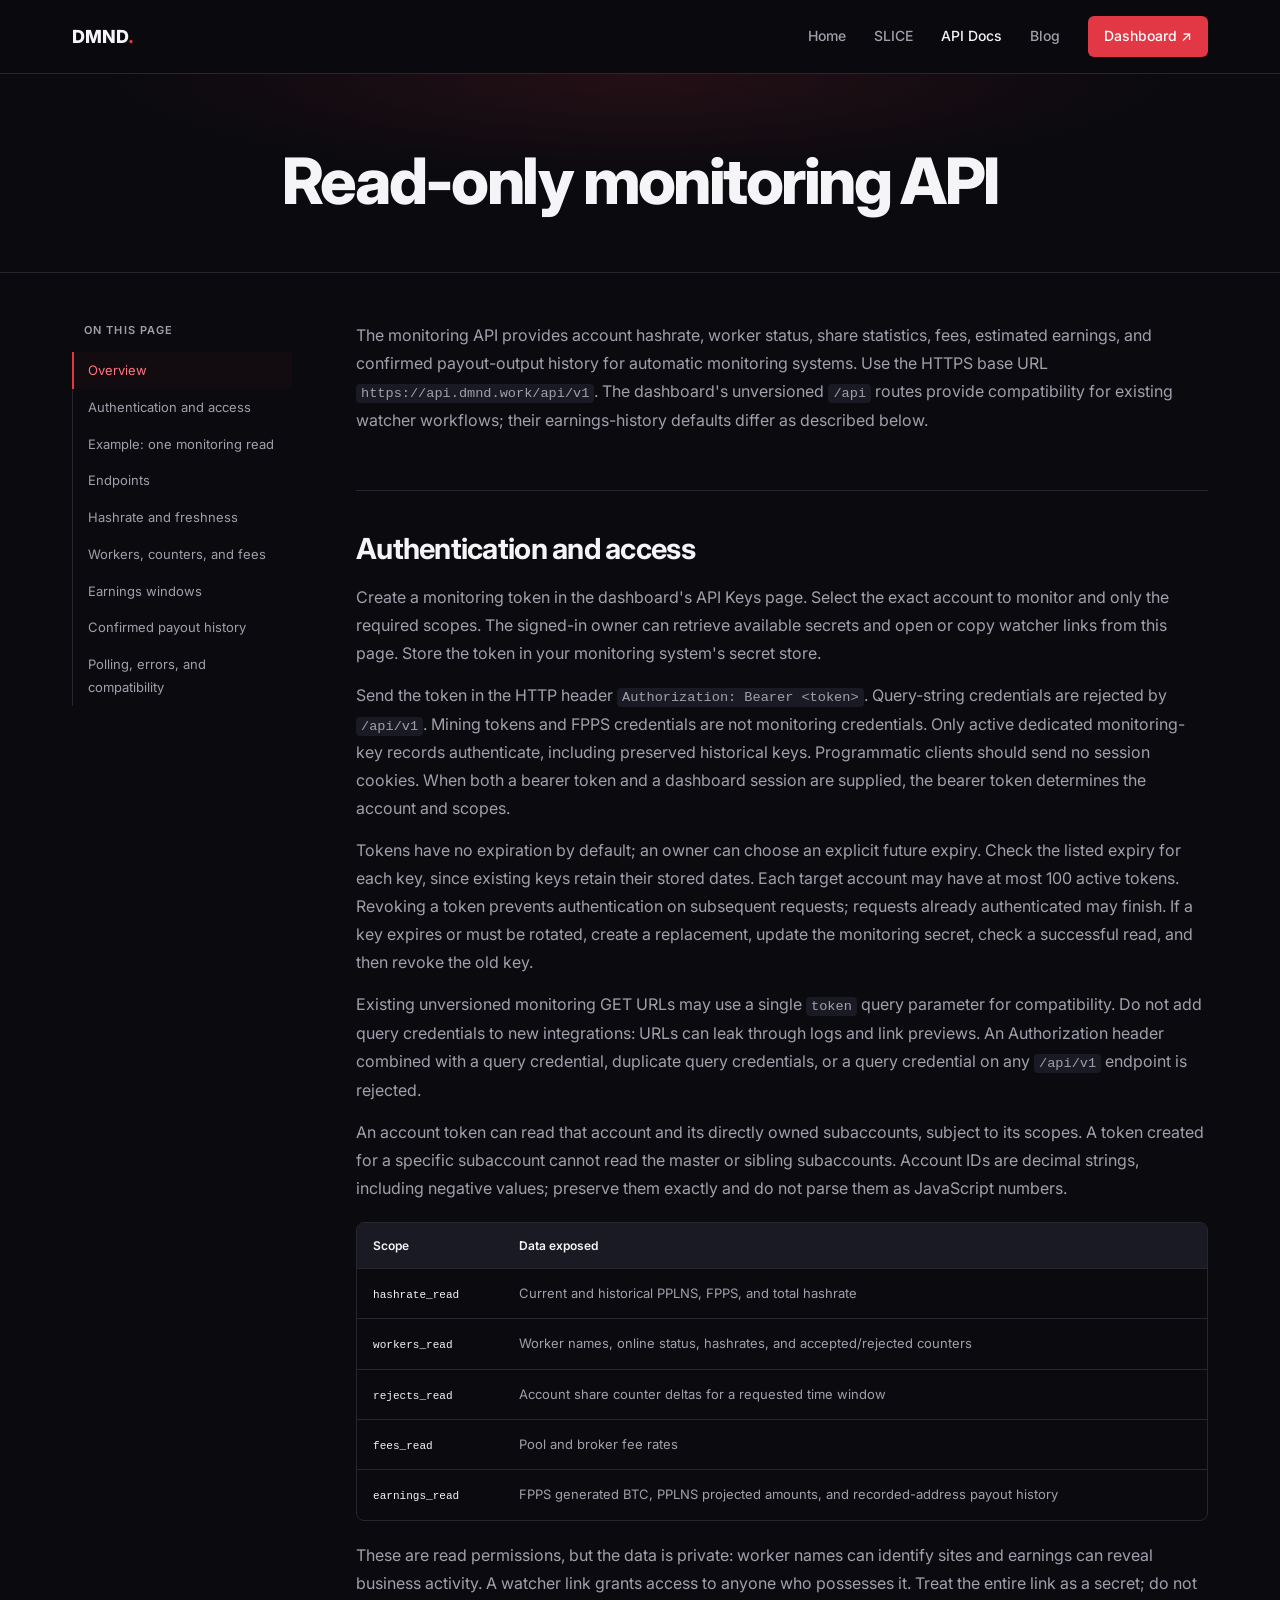
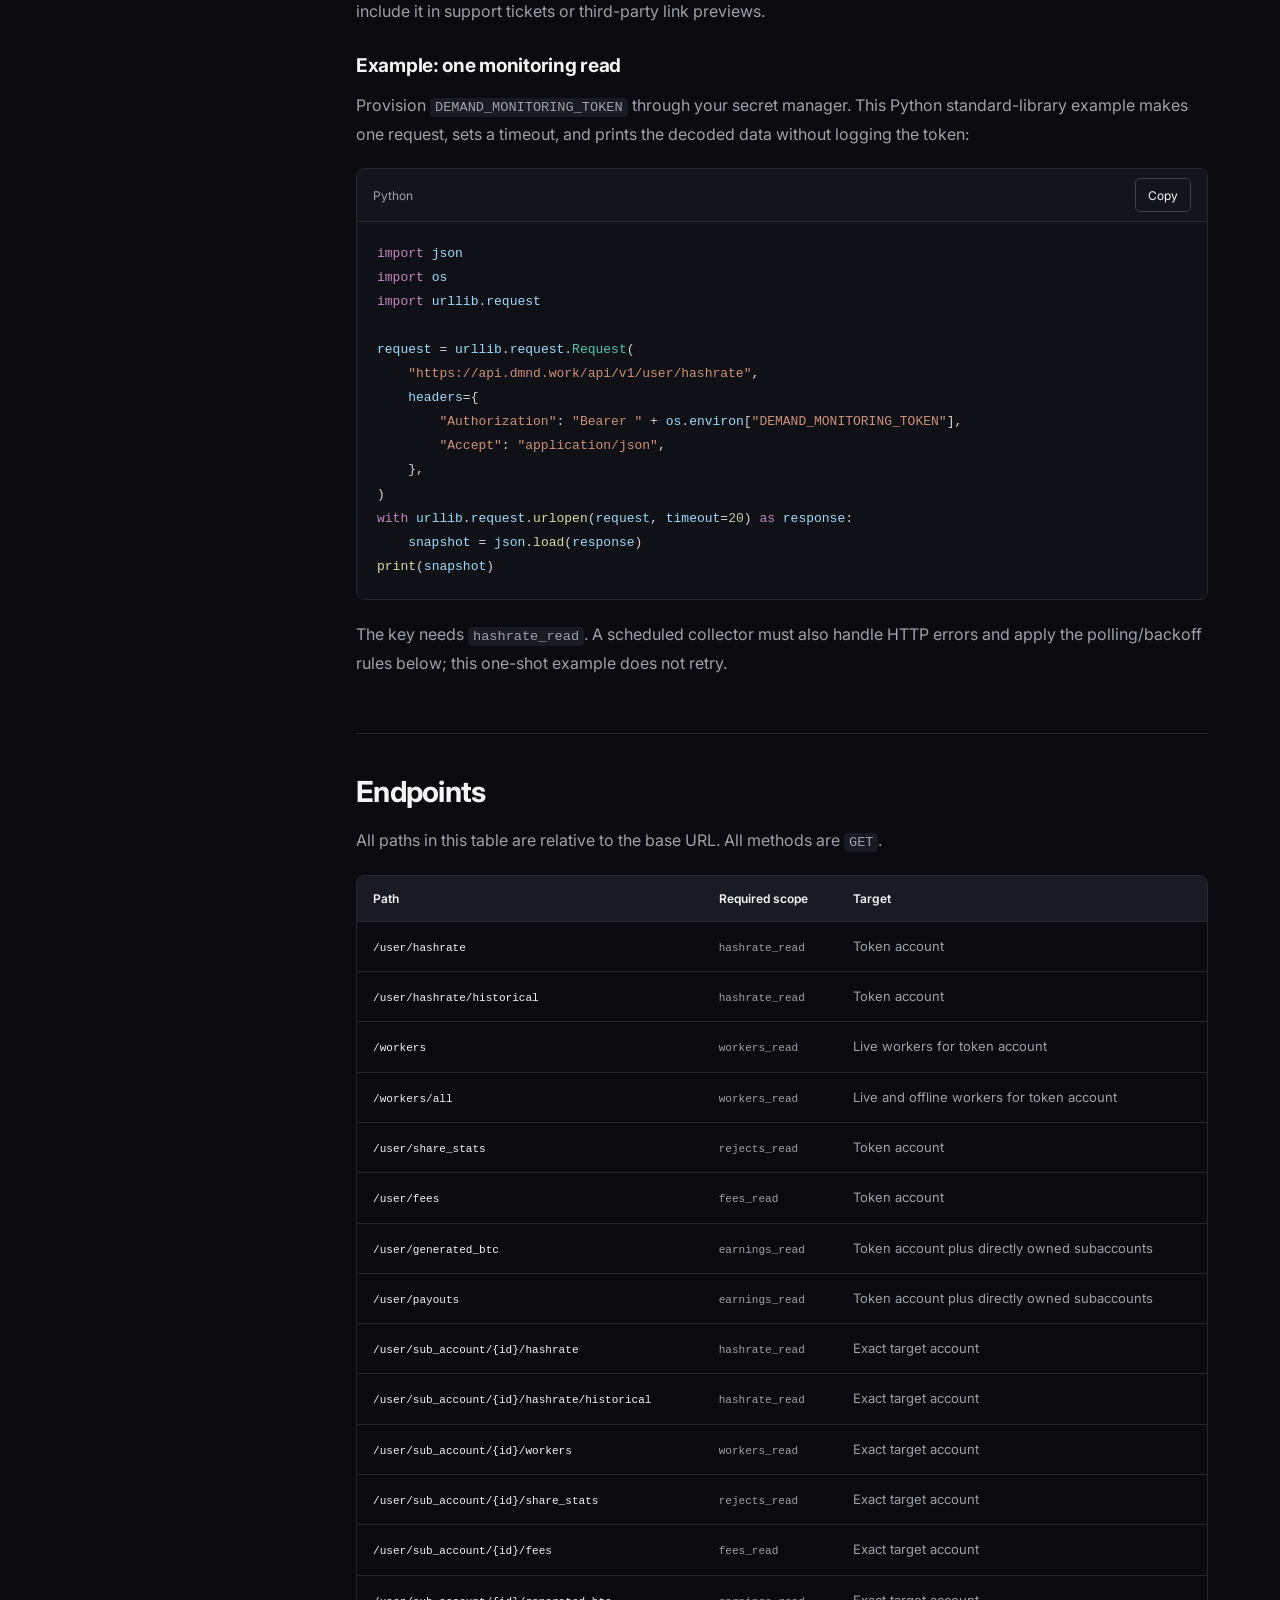
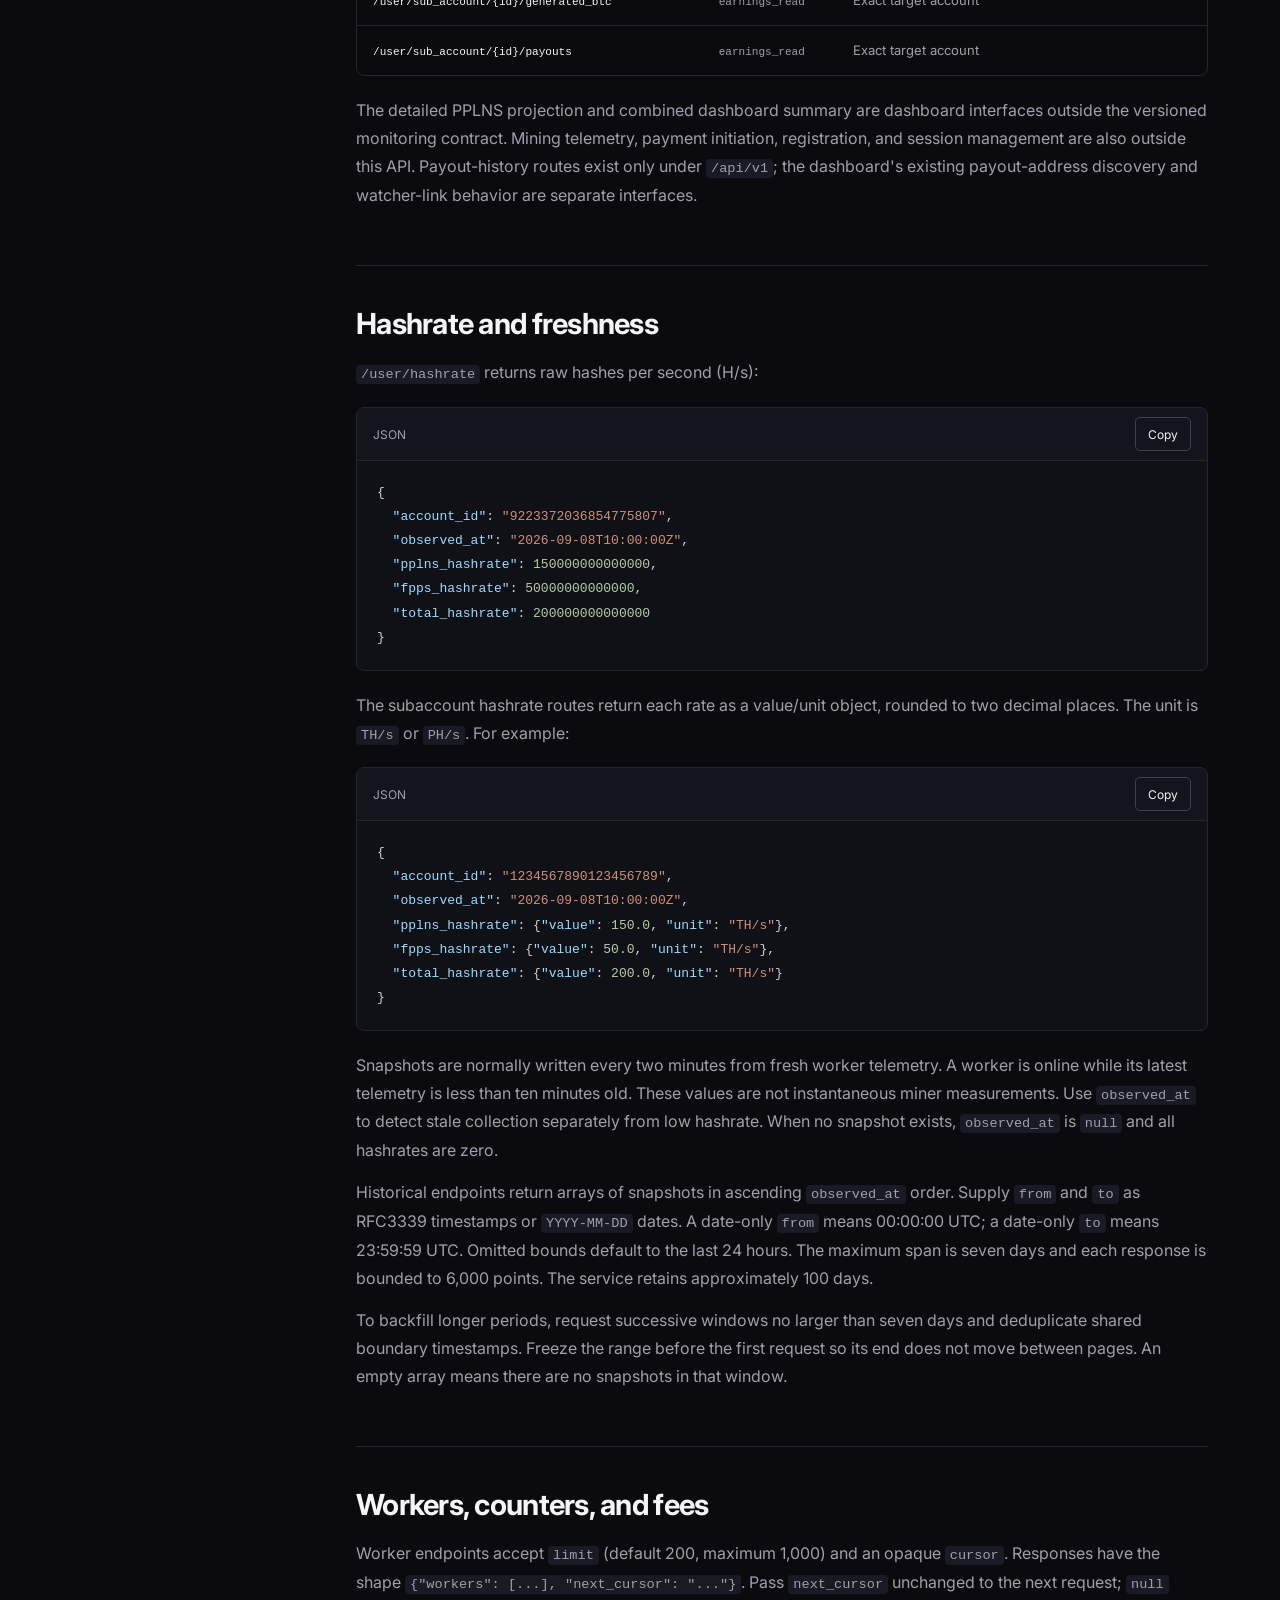
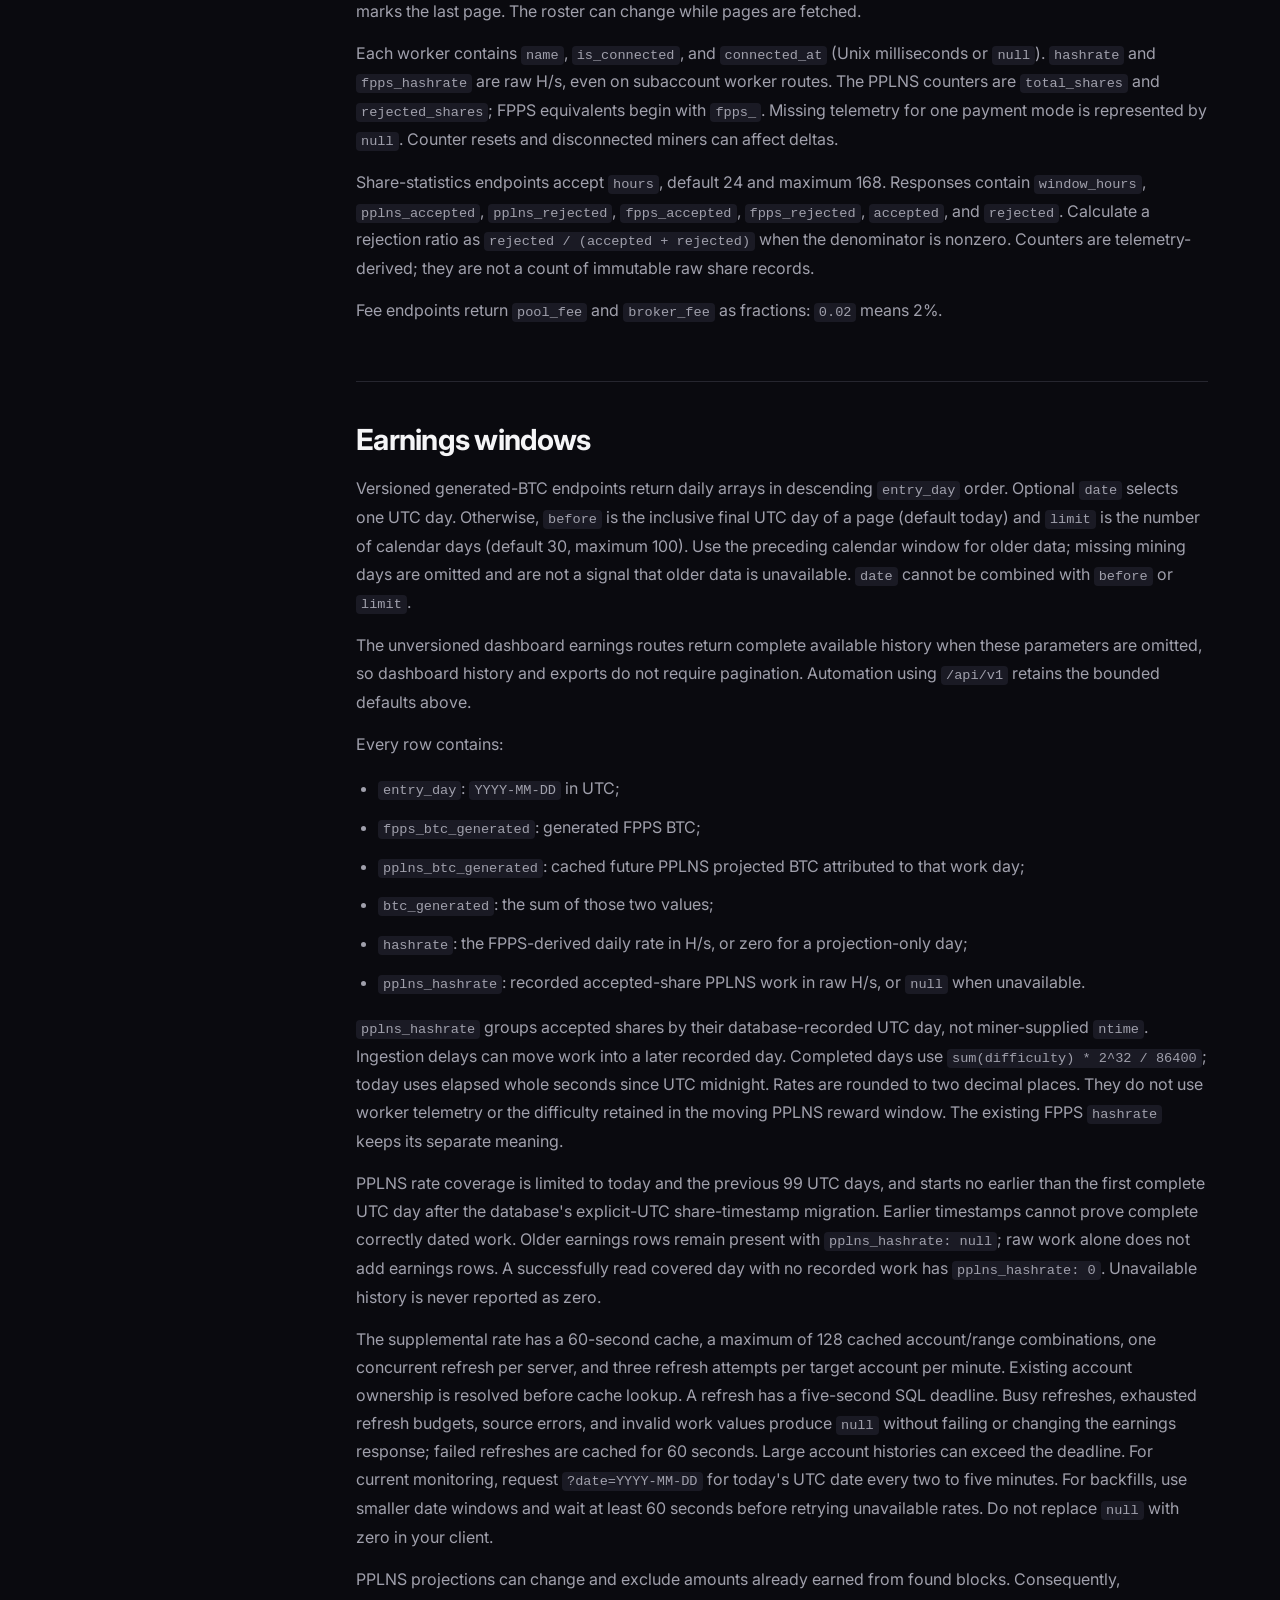
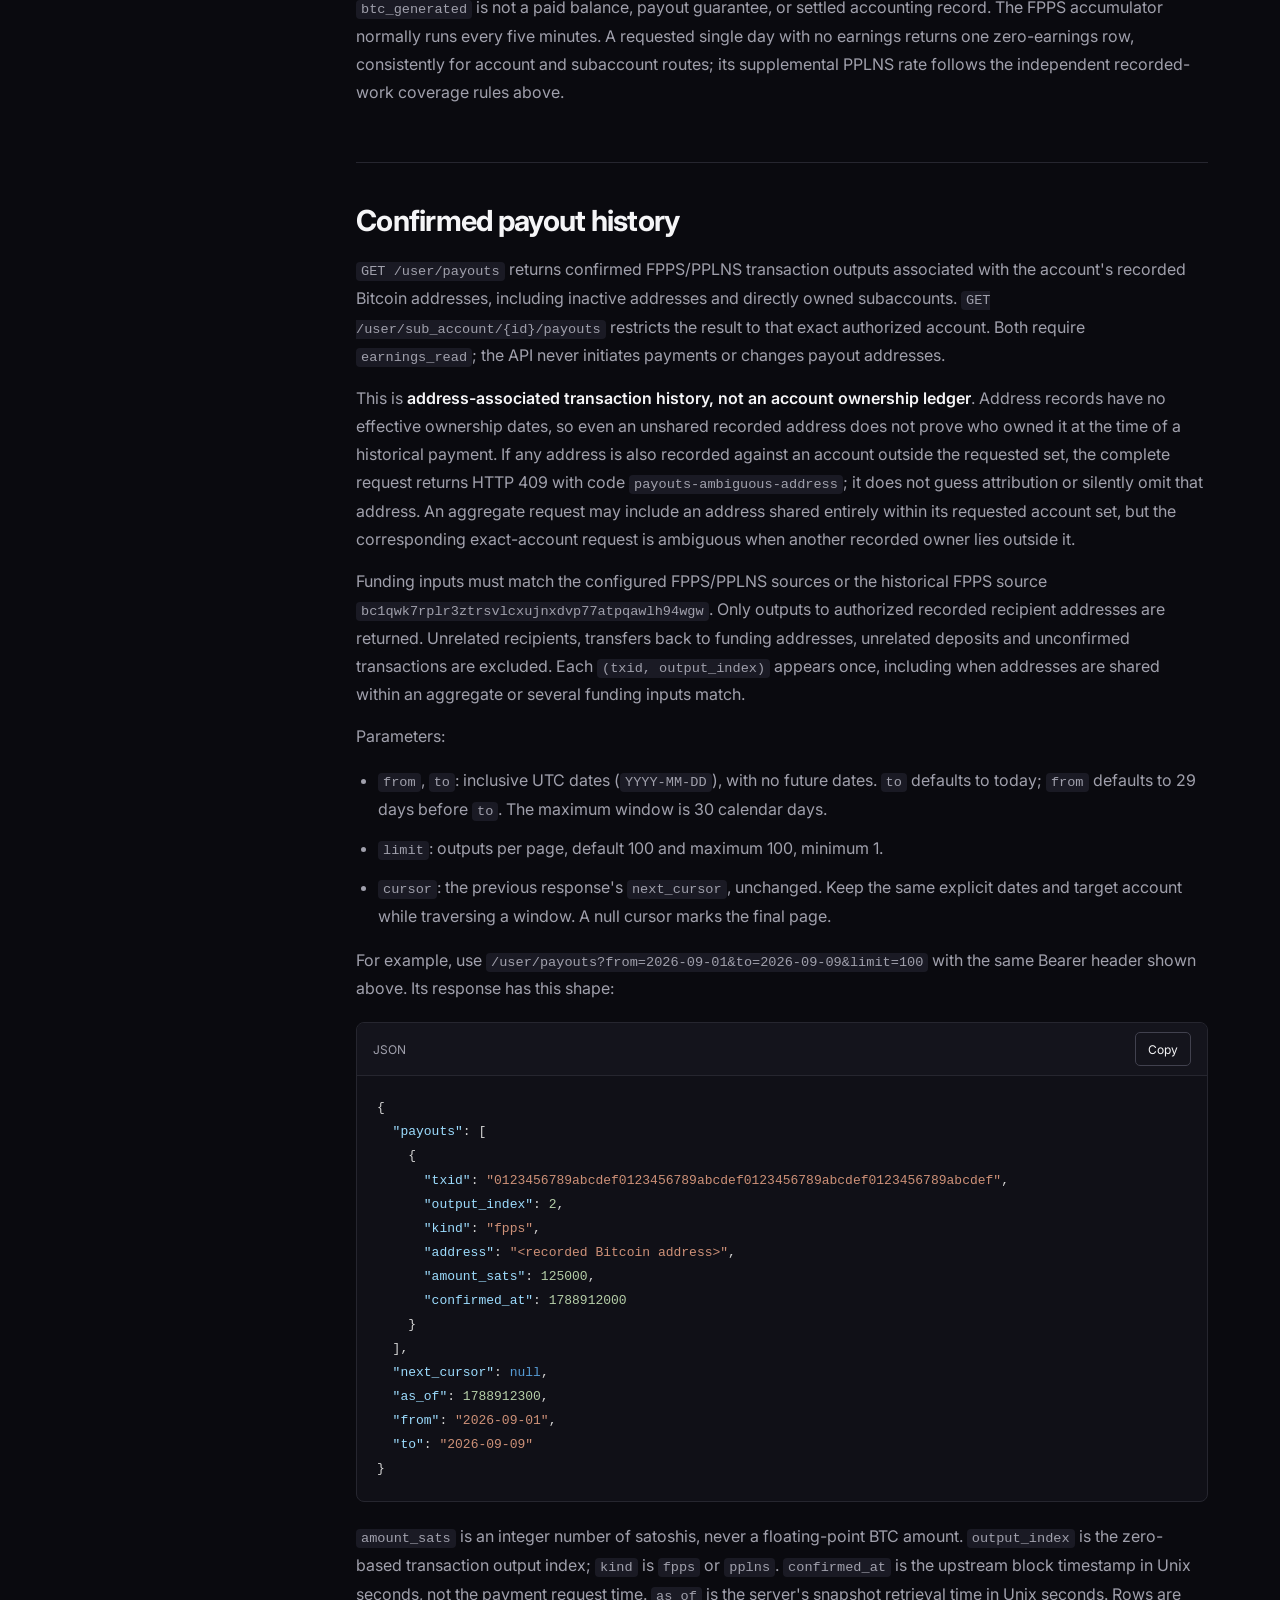
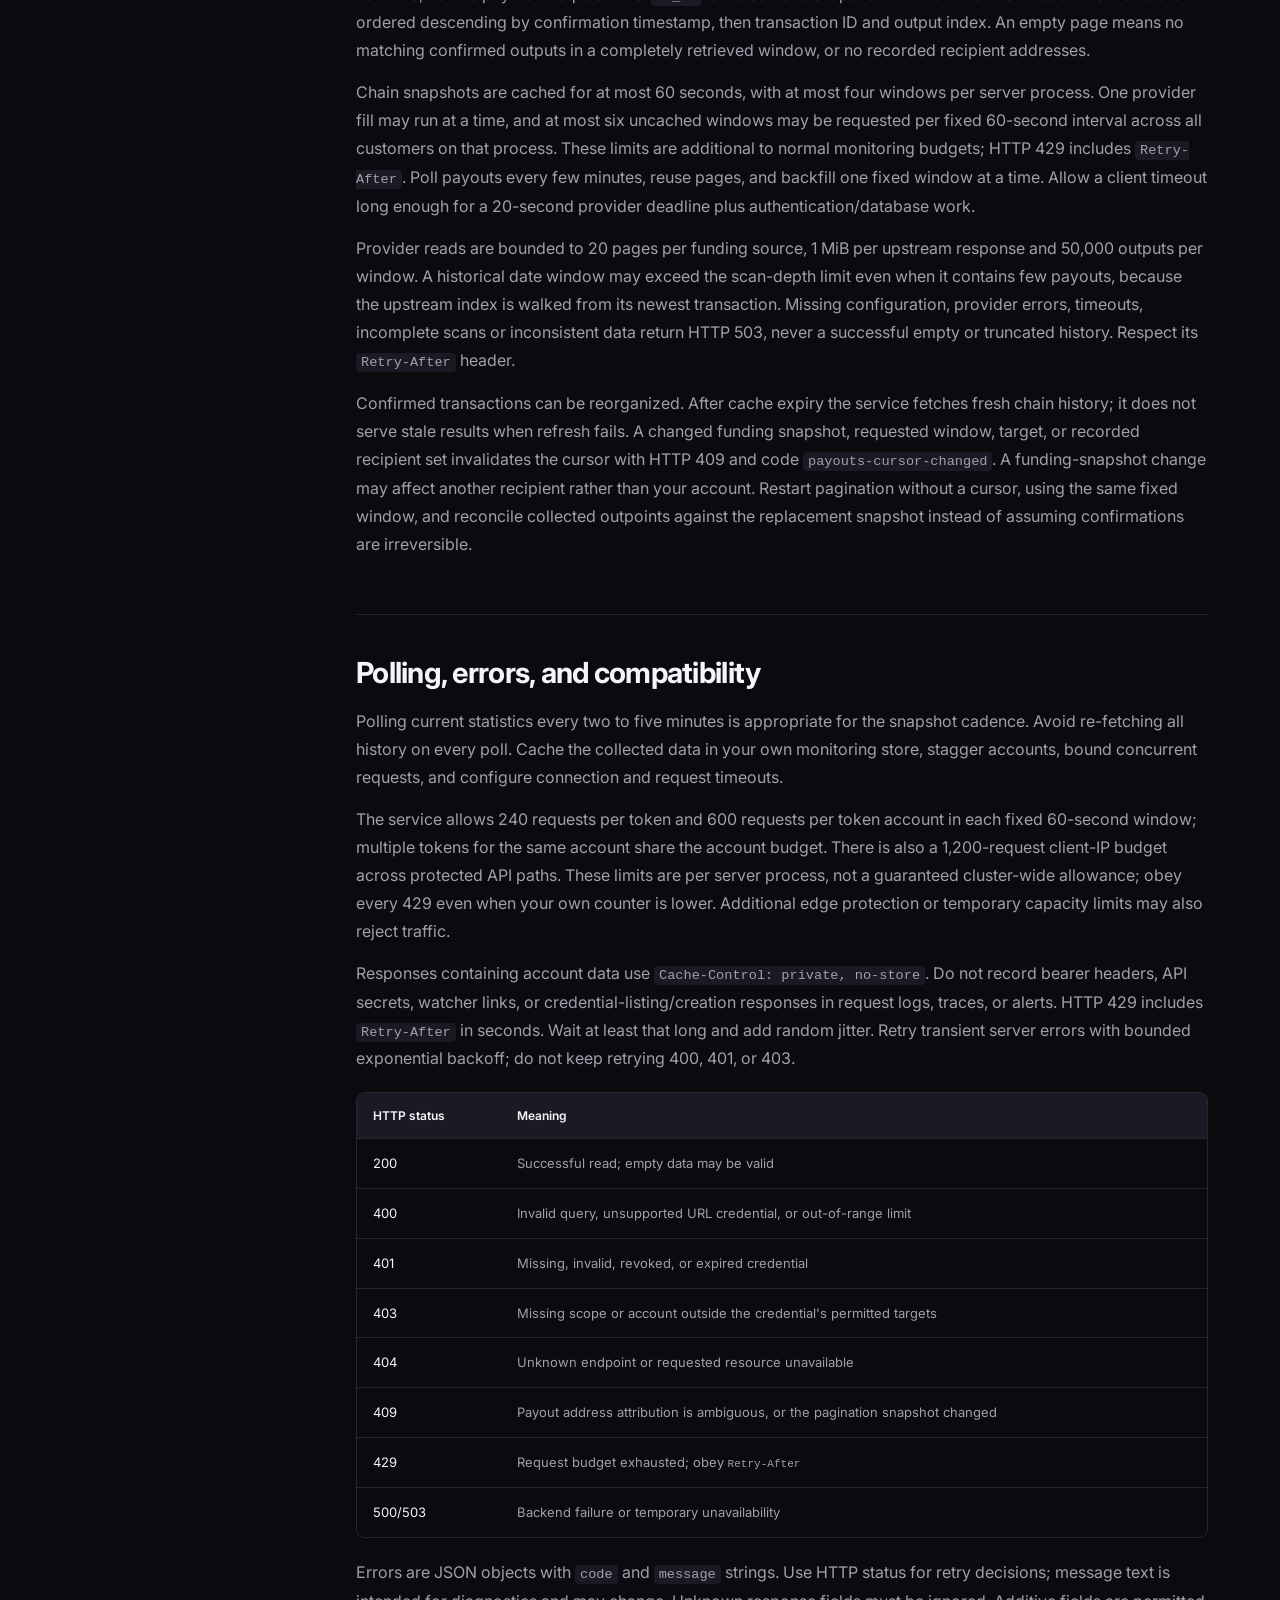
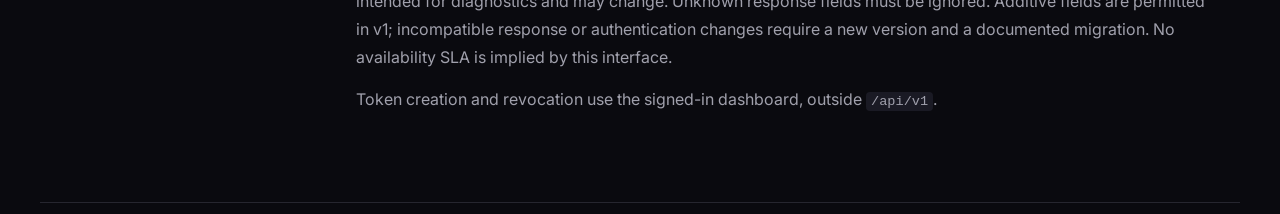
<file: api.html>
<!DOCTYPE html>
<html lang="en">
<head>
  <meta charset="utf-8">
  <meta name="viewport" content="width=device-width, initial-scale=1">
  <title>Read-only monitoring API | DMND</title>
  <meta name="description" content="The monitoring API provides account hashrate, worker status, share statistics, fees, estimated earnings, and confirmed payout-output history for automatic monitoring systems.">
  <meta property="og:title" content="Read-only monitoring API | DMND">
  <meta property="og:description" content="The monitoring API provides account hashrate, worker status, share statistics, fees, estimated earnings, and confirmed payout-output history for automatic monitoring systems.">
  <meta property="og:type" content="website">
  <meta property="og:url" content="https://www.dmnd.work/api.html">
  <meta property="og:image" content="https://www.dmnd.work/assets/img/og-image.png">
  <meta name="twitter:card" content="summary_large_image">
  <link rel="canonical" href="https://www.dmnd.work/api.html">
  <link rel="icon" href="assets/img/favicon-48x48.png">
  <link rel="preconnect" href="https://fonts.googleapis.com">
  <link rel="preconnect" href="https://fonts.gstatic.com" crossorigin>
  <link href="https://fonts.googleapis.com/css2?family=Inter:wght@400;500;600;700;800&display=swap" rel="stylesheet">
  <link rel="stylesheet" href="assets/css/api.css">
  <script src="assets/js/api.js" defer></script>
</head>
<body>
  <a class="skip-link" href="#overview">Skip to documentation</a>
  <nav class="top" aria-label="Main navigation">
    <div class="top-inner">
      <a href="/" class="brand" aria-label="DMND home">DMND<span>.</span></a>
      <div class="nav-links">
        <a href="/" class="nav-secondary">Home</a>
        <a href="slice.html" class="nav-secondary">SLICE</a>
        <a href="api.html" aria-current="page">API Docs</a>
        <a href="https://blog.dmnd.work/" class="nav-secondary">Blog</a>
        <a href="https://dashboard.dmnd.work" class="nav-cta">Dashboard ↗</a>
      </div>
    </div>
  </nav>

  <header class="hero">
    <h1>Read-only monitoring API</h1>
  </header>

  <main class="layout">
    <aside class="toc" aria-label="Documentation contents">
      <div class="toc-label">On this page</div>
      <nav aria-label="On this page">
        <ul>
          <li><a href="#overview">Overview</a></li>
          <li><a href="#authentication">Authentication and access</a></li>
          <li><a href="#quick-start">Example: one monitoring read</a></li>
          <li><a href="#endpoints">Endpoints</a></li>
          <li><a href="#hashrate">Hashrate and freshness</a></li>
          <li><a href="#workers">Workers, counters, and fees</a></li>
          <li><a href="#earnings">Earnings windows</a></li>
          <li><a href="#payouts">Confirmed payout history</a></li>
          <li><a href="#polling">Polling, errors, and compatibility</a></li>
        </ul>
      </nav>
    </aside>

    <details class="mobile-toc">
      <summary>On this page</summary>
      <nav aria-label="Mobile documentation contents">
        <a href="#overview">Overview</a>
        <a href="#authentication">Authentication and access</a>
        <a href="#quick-start">Example: one monitoring read</a>
        <a href="#endpoints">Endpoints</a>
        <a href="#hashrate">Hashrate and freshness</a>
        <a href="#workers">Workers, counters, and fees</a>
        <a href="#earnings">Earnings windows</a>
        <a href="#payouts">Confirmed payout history</a>
        <a href="#polling">Polling, errors, and compatibility</a>
      </nav>
    </details>

    <article aria-label="Monitoring API documentation">
      <!-- Source: demand-user-dashboard-server/monitoring-api.md. Source wording and order are preserved; only Markdown formatting is converted to HTML. -->
      <section id="overview" aria-label="Overview">
        <p>The monitoring API provides account hashrate, worker status, share statistics, fees, estimated earnings, and confirmed payout-output history for automatic monitoring systems. Use the HTTPS base URL <code>https://api.dmnd.work/api/v1</code>. The dashboard's unversioned <code>/api</code> routes provide compatibility for existing watcher workflows; their earnings-history defaults differ as described below.</p>
      </section>
      <section id="authentication" aria-labelledby="authentication-title">
        <h2 id="authentication-title">Authentication and access</h2>
        <p>Create a monitoring token in the dashboard's API Keys page. Select the exact account to monitor and only the required scopes. The signed-in owner can retrieve available secrets and open or copy watcher links from this page. Store the token in your monitoring system's secret store.</p>
        <p>Send the token in the HTTP header <code>Authorization: Bearer &lt;token&gt;</code>. Query-string credentials are rejected by <code>/api/v1</code>. Mining tokens and FPPS credentials are not monitoring credentials. Only active dedicated monitoring-key records authenticate, including preserved historical keys. Programmatic clients should send no session cookies. When both a bearer token and a dashboard session are supplied, the bearer token determines the account and scopes.</p>
        <p>Tokens have no expiration by default; an owner can choose an explicit future expiry. Check the listed expiry for each key, since existing keys retain their stored dates. Each target account may have at most 100 active tokens. Revoking a token prevents authentication on subsequent requests; requests already authenticated may finish. If a key expires or must be rotated, create a replacement, update the monitoring secret, check a successful read, and then revoke the old key.</p>
        <p>Existing unversioned monitoring GET URLs may use a single <code>token</code> query parameter for compatibility. Do not add query credentials to new integrations: URLs can leak through logs and link previews. An Authorization header combined with a query credential, duplicate query credentials, or a query credential on any <code>/api/v1</code> endpoint is rejected.</p>
        <p>An account token can read that account and its directly owned subaccounts, subject to its scopes. A token created for a specific subaccount cannot read the master or sibling subaccounts. Account IDs are decimal strings, including negative values; preserve them exactly and do not parse them as JavaScript numbers.</p>
        <div class="table-wrap" role="region" aria-label="Scopes" tabindex="0">
          <table>
            <thead><tr><th scope="col">Scope</th><th scope="col">Data exposed</th></tr></thead>
            <tbody>
              <tr><td><code>hashrate_read</code></td><td>Current and historical PPLNS, FPPS, and total hashrate</td></tr>
              <tr><td><code>workers_read</code></td><td>Worker names, online status, hashrates, and accepted/rejected counters</td></tr>
              <tr><td><code>rejects_read</code></td><td>Account share counter deltas for a requested time window</td></tr>
              <tr><td><code>fees_read</code></td><td>Pool and broker fee rates</td></tr>
              <tr><td><code>earnings_read</code></td><td>FPPS generated BTC, PPLNS projected amounts, and recorded-address payout history</td></tr>
            </tbody>
          </table>
        </div>
        <p>These are read permissions, but the data is private: worker names can identify sites and earnings can reveal business activity. A watcher link grants access to anyone who possesses it. Treat the entire link as a secret; do not include it in support tickets or third-party link previews.</p>
        <h3 id="quick-start">Example: one monitoring read</h3>
        <p>Provision <code>DEMAND_MONITORING_TOKEN</code> through your secret manager. This Python standard-library example makes one request, sets a timeout, and prints the decoded data without logging the token:</p>
        <div class="code-block">
          <div class="code-header"><span>Python</span><button class="copy-button" type="button" data-copy="quickstart-python" aria-label="Copy python example" hidden>Copy</button></div>
          <pre tabindex="0" aria-label="python example"><code class="language-python" id="quickstart-python"><span class="syntax-keyword">import</span> <span class="syntax-variable">json</span>
<span class="syntax-keyword">import</span> <span class="syntax-variable">os</span>
<span class="syntax-keyword">import</span> <span class="syntax-variable">urllib</span><span class="syntax-punctuation">.</span><span class="syntax-variable">request</span>

<span class="syntax-variable">request</span> <span class="syntax-punctuation">=</span> <span class="syntax-variable">urllib</span><span class="syntax-punctuation">.</span><span class="syntax-variable">request</span><span class="syntax-punctuation">.</span><span class="syntax-type">Request</span><span class="syntax-punctuation">(</span>
    <span class="syntax-string">"https://api.dmnd.work/api/v1/user/hashrate"</span><span class="syntax-punctuation">,</span>
    <span class="syntax-variable">headers</span><span class="syntax-punctuation">=</span><span class="syntax-punctuation">{</span>
        <span class="syntax-string">"Authorization"</span><span class="syntax-punctuation">:</span> <span class="syntax-string">"Bearer "</span> <span class="syntax-punctuation">+</span> <span class="syntax-variable">os</span><span class="syntax-punctuation">.</span><span class="syntax-variable">environ</span><span class="syntax-punctuation">[</span><span class="syntax-string">"DEMAND_MONITORING_TOKEN"</span><span class="syntax-punctuation">]</span><span class="syntax-punctuation">,</span>
        <span class="syntax-string">"Accept"</span><span class="syntax-punctuation">:</span> <span class="syntax-string">"application/json"</span><span class="syntax-punctuation">,</span>
    <span class="syntax-punctuation">}</span><span class="syntax-punctuation">,</span>
<span class="syntax-punctuation">)</span>
<span class="syntax-keyword">with</span> <span class="syntax-variable">urllib</span><span class="syntax-punctuation">.</span><span class="syntax-variable">request</span><span class="syntax-punctuation">.</span><span class="syntax-function">urlopen</span><span class="syntax-punctuation">(</span><span class="syntax-variable">request</span><span class="syntax-punctuation">,</span> <span class="syntax-variable">timeout</span><span class="syntax-punctuation">=</span><span class="syntax-number">20</span><span class="syntax-punctuation">)</span> <span class="syntax-keyword">as</span> <span class="syntax-variable">response</span><span class="syntax-punctuation">:</span>
    <span class="syntax-variable">snapshot</span> <span class="syntax-punctuation">=</span> <span class="syntax-variable">json</span><span class="syntax-punctuation">.</span><span class="syntax-function">load</span><span class="syntax-punctuation">(</span><span class="syntax-variable">response</span><span class="syntax-punctuation">)</span>
<span class="syntax-function">print</span><span class="syntax-punctuation">(</span><span class="syntax-variable">snapshot</span><span class="syntax-punctuation">)</span></code></pre>
        </div>
        <p>The key needs <code>hashrate_read</code>. A scheduled collector must also handle HTTP errors and apply the polling/backoff rules below; this one-shot example does not retry.</p>
      </section>
      <section id="endpoints" aria-labelledby="endpoints-title">
        <h2 id="endpoints-title">Endpoints</h2>
        <p>All paths in this table are relative to the base URL. All methods are <code>GET</code>.</p>
        <div class="table-wrap" role="region" aria-label="Endpoints" tabindex="0">
          <table>
            <thead><tr><th scope="col">Path</th><th scope="col">Required scope</th><th scope="col">Target</th></tr></thead>
            <tbody>
              <tr><td><code>/user/hashrate</code></td><td><code>hashrate_read</code></td><td>Token account</td></tr>
              <tr><td><code>/user/hashrate/historical</code></td><td><code>hashrate_read</code></td><td>Token account</td></tr>
              <tr><td><code>/workers</code></td><td><code>workers_read</code></td><td>Live workers for token account</td></tr>
              <tr><td><code>/workers/all</code></td><td><code>workers_read</code></td><td>Live and offline workers for token account</td></tr>
              <tr><td><code>/user/share_stats</code></td><td><code>rejects_read</code></td><td>Token account</td></tr>
              <tr><td><code>/user/fees</code></td><td><code>fees_read</code></td><td>Token account</td></tr>
              <tr><td><code>/user/generated_btc</code></td><td><code>earnings_read</code></td><td>Token account plus directly owned subaccounts</td></tr>
              <tr><td><code>/user/payouts</code></td><td><code>earnings_read</code></td><td>Token account plus directly owned subaccounts</td></tr>
              <tr><td><code>/user/sub_account/{id}/hashrate</code></td><td><code>hashrate_read</code></td><td>Exact target account</td></tr>
              <tr><td><code>/user/sub_account/{id}/hashrate/historical</code></td><td><code>hashrate_read</code></td><td>Exact target account</td></tr>
              <tr><td><code>/user/sub_account/{id}/workers</code></td><td><code>workers_read</code></td><td>Exact target account</td></tr>
              <tr><td><code>/user/sub_account/{id}/share_stats</code></td><td><code>rejects_read</code></td><td>Exact target account</td></tr>
              <tr><td><code>/user/sub_account/{id}/fees</code></td><td><code>fees_read</code></td><td>Exact target account</td></tr>
              <tr><td><code>/user/sub_account/{id}/generated_btc</code></td><td><code>earnings_read</code></td><td>Exact target account</td></tr>
              <tr><td><code>/user/sub_account/{id}/payouts</code></td><td><code>earnings_read</code></td><td>Exact target account</td></tr>
            </tbody>
          </table>
        </div>
        <p>The detailed PPLNS projection and combined dashboard summary are dashboard interfaces outside the versioned monitoring contract. Mining telemetry, payment initiation, registration, and session management are also outside this API. Payout-history routes exist only under <code>/api/v1</code>; the dashboard's existing payout-address discovery and watcher-link behavior are separate interfaces.</p>
      </section>
      <section id="hashrate" aria-labelledby="hashrate-title">
        <h2 id="hashrate-title">Hashrate and freshness</h2>
        <p><code>/user/hashrate</code> returns raw hashes per second (H/s):</p>
        <div class="code-block">
          <div class="code-header"><span>JSON</span><button class="copy-button" type="button" data-copy="hashrate-json" aria-label="Copy json example" hidden>Copy</button></div>
          <pre tabindex="0" aria-label="json example"><code class="language-json" id="hashrate-json"><span class="syntax-punctuation">{</span>
  <span class="syntax-property">"account_id"</span><span class="syntax-punctuation">:</span> <span class="syntax-string">"9223372036854775807"</span><span class="syntax-punctuation">,</span>
  <span class="syntax-property">"observed_at"</span><span class="syntax-punctuation">:</span> <span class="syntax-string">"2026-09-08T10:00:00Z"</span><span class="syntax-punctuation">,</span>
  <span class="syntax-property">"pplns_hashrate"</span><span class="syntax-punctuation">:</span> <span class="syntax-number">150000000000000</span><span class="syntax-punctuation">,</span>
  <span class="syntax-property">"fpps_hashrate"</span><span class="syntax-punctuation">:</span> <span class="syntax-number">50000000000000</span><span class="syntax-punctuation">,</span>
  <span class="syntax-property">"total_hashrate"</span><span class="syntax-punctuation">:</span> <span class="syntax-number">200000000000000</span>
<span class="syntax-punctuation">}</span></code></pre>
        </div>
        <p>The subaccount hashrate routes return each rate as a value/unit object, rounded to two decimal places. The unit is <code>TH/s</code> or <code>PH/s</code>. For example:</p>
        <div class="code-block">
          <div class="code-header"><span>JSON</span><button class="copy-button" type="button" data-copy="subaccount-json" aria-label="Copy json example" hidden>Copy</button></div>
          <pre tabindex="0" aria-label="json example"><code class="language-json" id="subaccount-json"><span class="syntax-punctuation">{</span>
  <span class="syntax-property">"account_id"</span><span class="syntax-punctuation">:</span> <span class="syntax-string">"1234567890123456789"</span><span class="syntax-punctuation">,</span>
  <span class="syntax-property">"observed_at"</span><span class="syntax-punctuation">:</span> <span class="syntax-string">"2026-09-08T10:00:00Z"</span><span class="syntax-punctuation">,</span>
  <span class="syntax-property">"pplns_hashrate"</span><span class="syntax-punctuation">:</span> <span class="syntax-punctuation">{</span><span class="syntax-property">"value"</span><span class="syntax-punctuation">:</span> <span class="syntax-number">150.0</span><span class="syntax-punctuation">,</span> <span class="syntax-property">"unit"</span><span class="syntax-punctuation">:</span> <span class="syntax-string">"TH/s"</span><span class="syntax-punctuation">}</span><span class="syntax-punctuation">,</span>
  <span class="syntax-property">"fpps_hashrate"</span><span class="syntax-punctuation">:</span> <span class="syntax-punctuation">{</span><span class="syntax-property">"value"</span><span class="syntax-punctuation">:</span> <span class="syntax-number">50.0</span><span class="syntax-punctuation">,</span> <span class="syntax-property">"unit"</span><span class="syntax-punctuation">:</span> <span class="syntax-string">"TH/s"</span><span class="syntax-punctuation">}</span><span class="syntax-punctuation">,</span>
  <span class="syntax-property">"total_hashrate"</span><span class="syntax-punctuation">:</span> <span class="syntax-punctuation">{</span><span class="syntax-property">"value"</span><span class="syntax-punctuation">:</span> <span class="syntax-number">200.0</span><span class="syntax-punctuation">,</span> <span class="syntax-property">"unit"</span><span class="syntax-punctuation">:</span> <span class="syntax-string">"TH/s"</span><span class="syntax-punctuation">}</span>
<span class="syntax-punctuation">}</span></code></pre>
        </div>
        <p>Snapshots are normally written every two minutes from fresh worker telemetry. A worker is online while its latest telemetry is less than ten minutes old. These values are not instantaneous miner measurements. Use <code>observed_at</code> to detect stale collection separately from low hashrate. When no snapshot exists, <code>observed_at</code> is <code>null</code> and all hashrates are zero.</p>
        <p>Historical endpoints return arrays of snapshots in ascending <code>observed_at</code> order. Supply <code>from</code> and <code>to</code> as RFC3339 timestamps or <code>YYYY-MM-DD</code> dates. A date-only <code>from</code> means 00:00:00 UTC; a date-only <code>to</code> means 23:59:59 UTC. Omitted bounds default to the last 24 hours. The maximum span is seven days and each response is bounded to 6,000 points. The service retains approximately 100 days.</p>
        <p>To backfill longer periods, request successive windows no larger than seven days and deduplicate shared boundary timestamps. Freeze the range before the first request so its end does not move between pages. An empty array means there are no snapshots in that window.</p>
      </section>
      <section id="workers" aria-labelledby="workers-title">
        <h2 id="workers-title">Workers, counters, and fees</h2>
        <p>Worker endpoints accept <code>limit</code> (default 200, maximum 1,000) and an opaque <code>cursor</code>. Responses have the shape <code>{&quot;workers&quot;: [...], &quot;next_cursor&quot;: &quot;...&quot;}</code>. Pass <code>next_cursor</code> unchanged to the next request; <code>null</code> marks the last page. The roster can change while pages are fetched.</p>
        <p>Each worker contains <code>name</code>, <code>is_connected</code>, and <code>connected_at</code> (Unix milliseconds or <code>null</code>). <code>hashrate</code> and <code>fpps_hashrate</code> are raw H/s, even on subaccount worker routes. The PPLNS counters are <code>total_shares</code> and <code>rejected_shares</code>; FPPS equivalents begin with <code>fpps_</code>. Missing telemetry for one payment mode is represented by <code>null</code>. Counter resets and disconnected miners can affect deltas.</p>
        <p>Share-statistics endpoints accept <code>hours</code>, default 24 and maximum 168. Responses contain <code>window_hours</code>, <code>pplns_accepted</code>, <code>pplns_rejected</code>, <code>fpps_accepted</code>, <code>fpps_rejected</code>, <code>accepted</code>, and <code>rejected</code>. Calculate a rejection ratio as <code>rejected / (accepted + rejected)</code> when the denominator is nonzero. Counters are telemetry-derived; they are not a count of immutable raw share records.</p>
        <p>Fee endpoints return <code>pool_fee</code> and <code>broker_fee</code> as fractions: <code>0.02</code> means 2%.</p>
      </section>
      <section id="earnings" aria-labelledby="earnings-title">
        <h2 id="earnings-title">Earnings windows</h2>
        <p>Versioned generated-BTC endpoints return daily arrays in descending <code>entry_day</code> order. Optional <code>date</code> selects one UTC day. Otherwise, <code>before</code> is the inclusive final UTC day of a page (default today) and <code>limit</code> is the number of calendar days (default 30, maximum 100). Use the preceding calendar window for older data; missing mining days are omitted and are not a signal that older data is unavailable. <code>date</code> cannot be combined with <code>before</code> or <code>limit</code>.</p>
        <p>The unversioned dashboard earnings routes return complete available history when these parameters are omitted, so dashboard history and exports do not require pagination. Automation using <code>/api/v1</code> retains the bounded defaults above.</p>
        <p>Every row contains:</p>
        <ul>
          <li><code>entry_day</code>: <code>YYYY-MM-DD</code> in UTC;</li>
          <li><code>fpps_btc_generated</code>: generated FPPS BTC;</li>
          <li><code>pplns_btc_generated</code>: cached future PPLNS projected BTC attributed to that work day;</li>
          <li><code>btc_generated</code>: the sum of those two values;</li>
          <li><code>hashrate</code>: the FPPS-derived daily rate in H/s, or zero for a projection-only day;</li>
          <li><code>pplns_hashrate</code>: recorded accepted-share PPLNS work in raw H/s, or <code>null</code> when unavailable.</li>
        </ul>
        <p><code>pplns_hashrate</code> groups accepted shares by their database-recorded UTC day, not miner-supplied <code>ntime</code>. Ingestion delays can move work into a later recorded day. Completed days use <code>sum(difficulty) * 2^32 / 86400</code>; today uses elapsed whole seconds since UTC midnight. Rates are rounded to two decimal places. They do not use worker telemetry or the difficulty retained in the moving PPLNS reward window. The existing FPPS <code>hashrate</code> keeps its separate meaning.</p>
        <p>PPLNS rate coverage is limited to today and the previous 99 UTC days, and starts no earlier than the first complete UTC day after the database's explicit-UTC share-timestamp migration. Earlier timestamps cannot prove complete correctly dated work. Older earnings rows remain present with <code>pplns_hashrate: null</code>; raw work alone does not add earnings rows. A successfully read covered day with no recorded work has <code>pplns_hashrate: 0</code>. Unavailable history is never reported as zero.</p>
        <p>The supplemental rate has a 60-second cache, a maximum of 128 cached account/range combinations, one concurrent refresh per server, and three refresh attempts per target account per minute. Existing account ownership is resolved before cache lookup. A refresh has a five-second SQL deadline. Busy refreshes, exhausted refresh budgets, source errors, and invalid work values produce <code>null</code> without failing or changing the earnings response; failed refreshes are cached for 60 seconds. Large account histories can exceed the deadline. For current monitoring, request <code>?date=YYYY-MM-DD</code> for today's UTC date every two to five minutes. For backfills, use smaller date windows and wait at least 60 seconds before retrying unavailable rates. Do not replace <code>null</code> with zero in your client.</p>
        <p>PPLNS projections can change and exclude amounts already earned from found blocks. Consequently, <code>btc_generated</code> is not a paid balance, payout guarantee, or settled accounting record. The FPPS accumulator normally runs every five minutes. A requested single day with no earnings returns one zero-earnings row, consistently for account and subaccount routes; its supplemental PPLNS rate follows the independent recorded-work coverage rules above.</p>
      </section>
      <section id="payouts" aria-labelledby="payouts-title">
        <h2 id="payouts-title">Confirmed payout history</h2>
        <p><code>GET /user/payouts</code> returns confirmed FPPS/PPLNS transaction outputs associated with the account's recorded Bitcoin addresses, including inactive addresses and directly owned subaccounts. <code>GET /user/sub_account/{id}/payouts</code> restricts the result to that exact authorized account. Both require <code>earnings_read</code>; the API never initiates payments or changes payout addresses.</p>
        <p>This is <strong>address-associated transaction history, not an account ownership ledger</strong>. Address records have no effective ownership dates, so even an unshared recorded address does not prove who owned it at the time of a historical payment. If any address is also recorded against an account outside the requested set, the complete request returns HTTP 409 with code <code>payouts-ambiguous-address</code>; it does not guess attribution or silently omit that address. An aggregate request may include an address shared entirely within its requested account set, but the corresponding exact-account request is ambiguous when another recorded owner lies outside it.</p>
        <p>Funding inputs must match the configured FPPS/PPLNS sources or the historical FPPS source <code>bc1qwk7rplr3ztrsvlcxujnxdvp77atpqawlh94wgw</code>. Only outputs to authorized recorded recipient addresses are returned. Unrelated recipients, transfers back to funding addresses, unrelated deposits and unconfirmed transactions are excluded. Each <code>(txid, output_index)</code> appears once, including when addresses are shared within an aggregate or several funding inputs match.</p>
        <p>Parameters:</p>
        <ul>
          <li><code>from</code>, <code>to</code>: inclusive UTC dates (<code>YYYY-MM-DD</code>), with no future dates. <code>to</code> defaults to today; <code>from</code> defaults to 29 days before <code>to</code>. The maximum window is 30 calendar days.</li>
          <li><code>limit</code>: outputs per page, default 100 and maximum 100, minimum 1.</li>
          <li><code>cursor</code>: the previous response's <code>next_cursor</code>, unchanged. Keep the same explicit dates and target account while traversing a window. A null cursor marks the final page.</li>
        </ul>
        <p>For example, use <code>/user/payouts?from=2026-09-01&amp;to=2026-09-09&amp;limit=100</code> with the same Bearer header shown above. Its response has this shape:</p>
        <div class="code-block">
          <div class="code-header"><span>JSON</span><button class="copy-button" type="button" data-copy="payouts-json" aria-label="Copy json example" hidden>Copy</button></div>
          <pre tabindex="0" aria-label="json example"><code class="language-json" id="payouts-json"><span class="syntax-punctuation">{</span>
  <span class="syntax-property">"payouts"</span><span class="syntax-punctuation">:</span> <span class="syntax-punctuation">[</span>
    <span class="syntax-punctuation">{</span>
      <span class="syntax-property">"txid"</span><span class="syntax-punctuation">:</span> <span class="syntax-string">"0123456789abcdef0123456789abcdef0123456789abcdef0123456789abcdef"</span><span class="syntax-punctuation">,</span>
      <span class="syntax-property">"output_index"</span><span class="syntax-punctuation">:</span> <span class="syntax-number">2</span><span class="syntax-punctuation">,</span>
      <span class="syntax-property">"kind"</span><span class="syntax-punctuation">:</span> <span class="syntax-string">"fpps"</span><span class="syntax-punctuation">,</span>
      <span class="syntax-property">"address"</span><span class="syntax-punctuation">:</span> <span class="syntax-string">"&lt;recorded Bitcoin address&gt;"</span><span class="syntax-punctuation">,</span>
      <span class="syntax-property">"amount_sats"</span><span class="syntax-punctuation">:</span> <span class="syntax-number">125000</span><span class="syntax-punctuation">,</span>
      <span class="syntax-property">"confirmed_at"</span><span class="syntax-punctuation">:</span> <span class="syntax-number">1788912000</span>
    <span class="syntax-punctuation">}</span>
  <span class="syntax-punctuation">]</span><span class="syntax-punctuation">,</span>
  <span class="syntax-property">"next_cursor"</span><span class="syntax-punctuation">:</span> <span class="syntax-constant">null</span><span class="syntax-punctuation">,</span>
  <span class="syntax-property">"as_of"</span><span class="syntax-punctuation">:</span> <span class="syntax-number">1788912300</span><span class="syntax-punctuation">,</span>
  <span class="syntax-property">"from"</span><span class="syntax-punctuation">:</span> <span class="syntax-string">"2026-09-01"</span><span class="syntax-punctuation">,</span>
  <span class="syntax-property">"to"</span><span class="syntax-punctuation">:</span> <span class="syntax-string">"2026-09-09"</span>
<span class="syntax-punctuation">}</span></code></pre>
        </div>
        <p><code>amount_sats</code> is an integer number of satoshis, never a floating-point BTC amount. <code>output_index</code> is the zero-based transaction output index; <code>kind</code> is <code>fpps</code> or <code>pplns</code>. <code>confirmed_at</code> is the upstream block timestamp in Unix seconds, not the payment request time. <code>as_of</code> is the server's snapshot retrieval time in Unix seconds. Rows are ordered descending by confirmation timestamp, then transaction ID and output index. An empty page means no matching confirmed outputs in a completely retrieved window, or no recorded recipient addresses.</p>
        <p>Chain snapshots are cached for at most 60 seconds, with at most four windows per server process. One provider fill may run at a time, and at most six uncached windows may be requested per fixed 60-second interval across all customers on that process. These limits are additional to normal monitoring budgets; HTTP 429 includes <code>Retry-After</code>. Poll payouts every few minutes, reuse pages, and backfill one fixed window at a time. Allow a client timeout long enough for a 20-second provider deadline plus authentication/database work.</p>
        <p>Provider reads are bounded to 20 pages per funding source, 1 MiB per upstream response and 50,000 outputs per window. A historical date window may exceed the scan-depth limit even when it contains few payouts, because the upstream index is walked from its newest transaction. Missing configuration, provider errors, timeouts, incomplete scans or inconsistent data return HTTP 503, never a successful empty or truncated history. Respect its <code>Retry-After</code> header.</p>
        <p>Confirmed transactions can be reorganized. After cache expiry the service fetches fresh chain history; it does not serve stale results when refresh fails. A changed funding snapshot, requested window, target, or recorded recipient set invalidates the cursor with HTTP 409 and code <code>payouts-cursor-changed</code>. A funding-snapshot change may affect another recipient rather than your account. Restart pagination without a cursor, using the same fixed window, and reconcile collected outpoints against the replacement snapshot instead of assuming confirmations are irreversible.</p>
      </section>
      <section id="polling" aria-labelledby="polling-title">
        <h2 id="polling-title">Polling, errors, and compatibility</h2>
        <p>Polling current statistics every two to five minutes is appropriate for the snapshot cadence. Avoid re-fetching all history on every poll. Cache the collected data in your own monitoring store, stagger accounts, bound concurrent requests, and configure connection and request timeouts.</p>
        <p>The service allows 240 requests per token and 600 requests per token account in each fixed 60-second window; multiple tokens for the same account share the account budget. There is also a 1,200-request client-IP budget across protected API paths. These limits are per server process, not a guaranteed cluster-wide allowance; obey every 429 even when your own counter is lower. Additional edge protection or temporary capacity limits may also reject traffic.</p>
        <p>Responses containing account data use <code>Cache-Control: private, no-store</code>. Do not record bearer headers, API secrets, watcher links, or credential-listing/creation responses in request logs, traces, or alerts. HTTP 429 includes <code>Retry-After</code> in seconds. Wait at least that long and add random jitter. Retry transient server errors with bounded exponential backoff; do not keep retrying 400, 401, or 403.</p>
        <div class="table-wrap" role="region" aria-label="HTTP statuses" tabindex="0">
          <table>
            <thead><tr><th scope="col">HTTP status</th><th scope="col">Meaning</th></tr></thead>
            <tbody>
              <tr><td>200</td><td>Successful read; empty data may be valid</td></tr>
              <tr><td>400</td><td>Invalid query, unsupported URL credential, or out-of-range limit</td></tr>
              <tr><td>401</td><td>Missing, invalid, revoked, or expired credential</td></tr>
              <tr><td>403</td><td>Missing scope or account outside the credential's permitted targets</td></tr>
              <tr><td>404</td><td>Unknown endpoint or requested resource unavailable</td></tr>
              <tr><td>409</td><td>Payout address attribution is ambiguous, or the pagination snapshot changed</td></tr>
              <tr><td>429</td><td>Request budget exhausted; obey <code>Retry-After</code></td></tr>
              <tr><td>500/503</td><td>Backend failure or temporary unavailability</td></tr>
            </tbody>
          </table>
        </div>
        <p>Errors are JSON objects with <code>code</code> and <code>message</code> strings. Use HTTP status for retry decisions; message text is intended for diagnostics and may change. Unknown response fields must be ignored. Additive fields are permitted in v1; incompatible response or authentication changes require a new version and a documented migration. No availability SLA is implied by this interface.</p>
        <p>Token creation and revocation use the signed-in dashboard, outside <code>/api/v1</code>.</p>
      </section>
    </article>
  </main>
  <footer>
    <span>© 2026 dmnd pool. all rights reserved.</span>
    <div><a href="termsofservice.html">Terms</a> · <a href="privacypolicy.html">Privacy</a> · <a href="responsibledisclosurepolicy.html">Responsible Disclosure</a></div>
  </footer>
  <div id="copy-status" class="sr-only" role="status" aria-live="polite"></div>
</body>
</html>
</file>
<file: assets/css/api.css>
:root {
  color-scheme: dark;
  --bg: #0a0a0f;
  --elevated: #14141c;
  --card: #1a1a24;
  --border: #26262f;
  --text: #f5f5f7;
  --dim: #a0a0ac;
  --accent: #e23744;
  --link: #ff7580;
  --green: #71d4b6;
}
* { box-sizing: border-box; margin: 0; padding: 0; }
html { scroll-behavior: smooth; scroll-padding-top: 100px; }
body { background: var(--bg); color: var(--text); font: 16px/1.75 'Inter', system-ui, sans-serif; -webkit-font-smoothing: antialiased; }
a { color: var(--link); text-decoration: none; }
a:hover { text-decoration: underline; }
button, input { font: inherit; }
button, summary { cursor: pointer; }
:focus-visible { outline: 2px solid var(--link); outline-offset: 5px; }
.skip-link { position: fixed; top: -100px; left: 16px; z-index: 200; padding: 12px 18px; background: var(--card); }
.skip-link:focus { top: 12px; }
.top { position: sticky; top: 0; z-index: 100; border-bottom: 1px solid var(--border); background: rgba(10, 10, 15, .92); backdrop-filter: blur(10px); }
.top-inner { max-width: 1200px; margin: auto; padding: 16px 32px; display: flex; align-items: center; justify-content: space-between; gap: 24px; }
.brand { font-size: 18px; font-weight: 800; color: var(--text); }
.brand span { color: var(--accent); }
.nav-links { display: flex; align-items: center; gap: 28px; font-size: 14px; font-weight: 500; }
.nav-links a { color: var(--dim); }
.nav-links a[aria-current], .nav-links a:hover { color: var(--text); }
.nav-links .nav-cta { padding: 8px 16px; background: var(--accent); color: white; border-radius: 6px; }
.hero { padding: 72px 24px 56px; text-align: center; border-bottom: 1px solid var(--border); background: radial-gradient(ellipse 60% 75% at 50% 0%, rgba(226, 55, 68, .12), transparent 70%); }
.eyebrow { display: inline-block; margin-bottom: 22px; padding: 5px 14px; border: 1px solid rgba(226, 55, 68, .3); border-radius: 100px; color: var(--link); background: rgba(226, 55, 68, .08); font-size: 12px; font-weight: 600; letter-spacing: .04em; }
h1 { font-size: clamp(40px, 6vw, 64px); line-height: 1.1; letter-spacing: -.04em; font-weight: 800; }
.subtitle { max-width: 650px; margin: 22px auto 28px; color: var(--dim); font-size: clamp(17px, 2vw, 20px); line-height: 1.6; }
.hero-actions { display: flex; flex-wrap: wrap; justify-content: center; gap: 12px; margin-top: 28px; }
.button { display: inline-flex; justify-content: center; align-items: center; padding: 11px 22px; border: 1px solid var(--border); border-radius: 8px; color: var(--text); font-size: 14px; font-weight: 600; }
.button:hover { background: var(--card); text-decoration: none; }
.button.primary { background: var(--accent); color: white; border-color: var(--accent); }
.button.primary:hover { background: #b62a34; }
.hero-meta { display: flex; justify-content: center; gap: 24px; margin-top: 28px; font-size: 12px; color: var(--dim); }
.hero-meta span::before { content: '•'; color: var(--green); margin-right: 7px; }
.layout { max-width: 1200px; margin: auto; padding: 48px 32px 88px; display: grid; grid-template-columns: 220px minmax(0, 1fr); gap: 64px; }
.toc { position: sticky; top: 100px; align-self: start; max-height: calc(100vh - 120px); overflow-y: auto; }
.toc-label { color: var(--dim); font-size: 11px; text-transform: uppercase; font-weight: 600; letter-spacing: .1em; padding: 0 12px 12px; }
.toc ul { list-style: none; border-left: 1px solid var(--border); }
.toc a { display: block; margin-left: -1px; padding: 7px 14px; border-left: 2px solid transparent; font-size: 13px; color: var(--dim); }
.toc a:hover { color: var(--text); text-decoration: none; }
.toc a[aria-current] { color: var(--link); border-left-color: var(--accent); background: rgba(226, 55, 68, .04); }
.toc-note { margin-top: 24px; padding: 16px 12px; border-top: 1px solid var(--border); font-size: 12px; color: var(--dim); }
.toc-note a { padding: 6px 0; margin: 0; }
.mobile-toc { display: none; }
article { min-width: 0; }
article > section + section { margin-top: 56px; padding-top: 40px; border-top: 1px solid var(--border); }
h2 { margin-bottom: 16px; font-size: 29px; letter-spacing: -.025em; line-height: 1.25; }
h3 { margin: 28px 0 12px; font-size: 19px; letter-spacing: -.015em; line-height: 1.4; }
p { color: var(--dim); }
article p + p { margin-top: 14px; }
strong { color: var(--text); font-weight: 600; }
article ul, article ol { padding-left: 22px; margin: 16px 0; color: var(--dim); }
article li + li { margin-top: 10px; }
code { font-family: ui-monospace, 'SF Mono', Menlo, Consolas, monospace; font-size: .85em; background: var(--card); padding: 2px 5px; border-radius: 4px; overflow-wrap: anywhere; }
.base-url { display: flex; gap: 12px; align-items: center; justify-content: space-between; padding: 16px 18px; margin: 24px 0; background: var(--elevated); border: 1px solid var(--border); border-radius: 8px; }
.base-url small { display: block; color: var(--dim); font-size: 11px; text-transform: uppercase; letter-spacing: .08em; margin-bottom: 4px; }
.base-url code { padding: 0; background: transparent; }
.copy-button { flex-shrink: 0; padding: 5px 12px; border: 1px solid #41414e; border-radius: 5px; background: transparent; color: var(--text); font-size: 12px; min-height: 34px; }
.copy-button:hover { background: #262632; }
.copy-button[hidden] { display: none; }
.example-requirements { padding: 18px 22px 18px 40px; border: 1px solid var(--border); border-radius: 8px; background: var(--elevated); font-size: 14px; }
.code-block { margin: 20px 0; border: 1px solid var(--border); border-radius: 8px; overflow: hidden; background: #101017; }
.code-header { display: flex; align-items: center; justify-content: space-between; gap: 12px; min-height: 48px; padding: 9px 16px; background: var(--elevated); border-bottom: 1px solid var(--border); color: var(--dim); font-size: 12px; }
pre { overflow-x: auto; padding: 20px; font-size: 13px; line-height: 1.85; tab-size: 2; }
pre code { padding: 0; background: none; font-size: inherit; overflow-wrap: normal; color: #dedee7; }
/* Editor-style syntax colors; static spans preserve selectable, copyable code. */
pre .syntax-keyword { color: #c586c0; }
pre .syntax-property, pre .syntax-variable { color: #9cdcfe; }
pre .syntax-string { color: #ce9178; }
pre .syntax-number { color: #b5cea8; }
pre .syntax-constant { color: #569cd6; }
pre .syntax-function { color: #dcdcaa; }
pre .syntax-type { color: #4ec9b0; }
pre .syntax-punctuation { color: #d4d4d4; }
pre .syntax-comment { color: #8ca875; }
.callout { margin: 22px 0; padding: 18px 22px; border: 1px solid var(--border); border-left: 3px solid var(--accent); border-radius: 0 8px 8px 0; background: var(--elevated); font-size: 14px; }
.callout.tip { border-left-color: var(--green); }
.callout p + p { margin-top: 8px; }
.table-wrap { overflow-x: auto; margin: 20px 0; border: 1px solid var(--border); border-radius: 8px; }
table { width: 100%; border-collapse: collapse; text-align: left; font-size: 13px; }
caption { padding: 12px 16px; text-align: left; color: var(--dim); background: var(--elevated); }
th { padding: 12px 16px; background: var(--card); color: var(--text); font-size: 12px; font-weight: 600; }
td { padding: 13px 16px; border-top: 1px solid var(--border); color: var(--dim); vertical-align: top; }
td:first-child { color: var(--text); }
td code { background: transparent; padding: 0; }
.endpoint { display: flex; align-items: flex-start; gap: 10px; margin: 20px 0 12px; padding: 13px 16px; background: var(--elevated); border: 1px solid var(--border); border-radius: 6px; }
.endpoint code { background: none; padding: 0; }
.method { color: var(--green); font: 600 11px/24px ui-monospace, monospace; letter-spacing: .04em; }
.scope { color: var(--dim); font-size: 12px; margin-bottom: 16px; }
.scope a { color: var(--dim); text-decoration: underline; text-underline-offset: 3px; }
details { margin-top: 18px; border: 1px solid var(--border); border-radius: 8px; background: var(--elevated); }
summary { padding: 16px 20px; font-size: 14px; color: var(--text); font-weight: 500; }
details[open] > summary { border-bottom: 1px solid var(--border); }
.details-body { padding: 18px 20px; font-size: 14px; }
.details-body > :first-child { margin-top: 0; }
.small { font-size: 13px; }
.glossary { margin-top: 20px; }
.glossary dt { margin-top: 18px; color: var(--text); font-size: 15px; font-weight: 600; }
.glossary dd { margin-top: 4px; color: var(--dim); font-size: 14px; }
.end-note { margin-top: 32px; padding: 26px; background: var(--elevated); border: 1px solid var(--border); border-radius: 8px; }
.end-note .button { margin-top: 16px; }
footer { max-width: 1200px; margin: auto; padding: 28px 32px; border-top: 1px solid var(--border); display: flex; flex-wrap: wrap; justify-content: space-between; gap: 16px; font-size: 12px; color: var(--dim); }
footer a { color: var(--dim); }
.sr-only { position: absolute; width: 1px; height: 1px; padding: 0; margin: -1px; overflow: hidden; clip-path: inset(50%); white-space: nowrap; border: 0; }
@media (max-width: 900px) {
  .layout { grid-template-columns: minmax(0, 1fr); max-width: 800px; padding: 32px 24px 64px; gap: 24px; }
  .toc { display: none; }
  .mobile-toc { display: block; margin: 0; }
  .mobile-toc nav { display: grid; grid-template-columns: 1fr 1fr; gap: 10px 16px; padding: 18px 20px; font-size: 13px; }
  .nav-links { gap: 18px; }
}
@media (max-width: 600px) {
  html { scroll-padding-top: 88px; }
  .top-inner { padding: 14px 20px; gap: 12px; }
  .nav-links { gap: 16px; font-size: 12px; }
  .nav-secondary { display: none; }
  .nav-links .nav-cta { padding: 7px 10px; }
  .hero { padding: 48px 20px 36px; }
  .hero-meta { gap: 14px; font-size: 11px; }
  .layout { padding: 24px 20px 48px; }
  h2 { font-size: 25px; }
  article > section + section { margin-top: 40px; padding-top: 32px; }
  .base-url { padding: 14px; gap: 8px; }
  .base-url code { font-size: 12px; }
  th, td { padding: 12px; }
  .table-wrap table { min-width: 520px; }
  .callout { padding: 16px; }
  pre { padding: 16px; font-size: 12px; }
  footer { padding: 24px 20px; }
}
@media (prefers-reduced-motion: reduce) {
  html { scroll-behavior: auto; }
}
</file>
